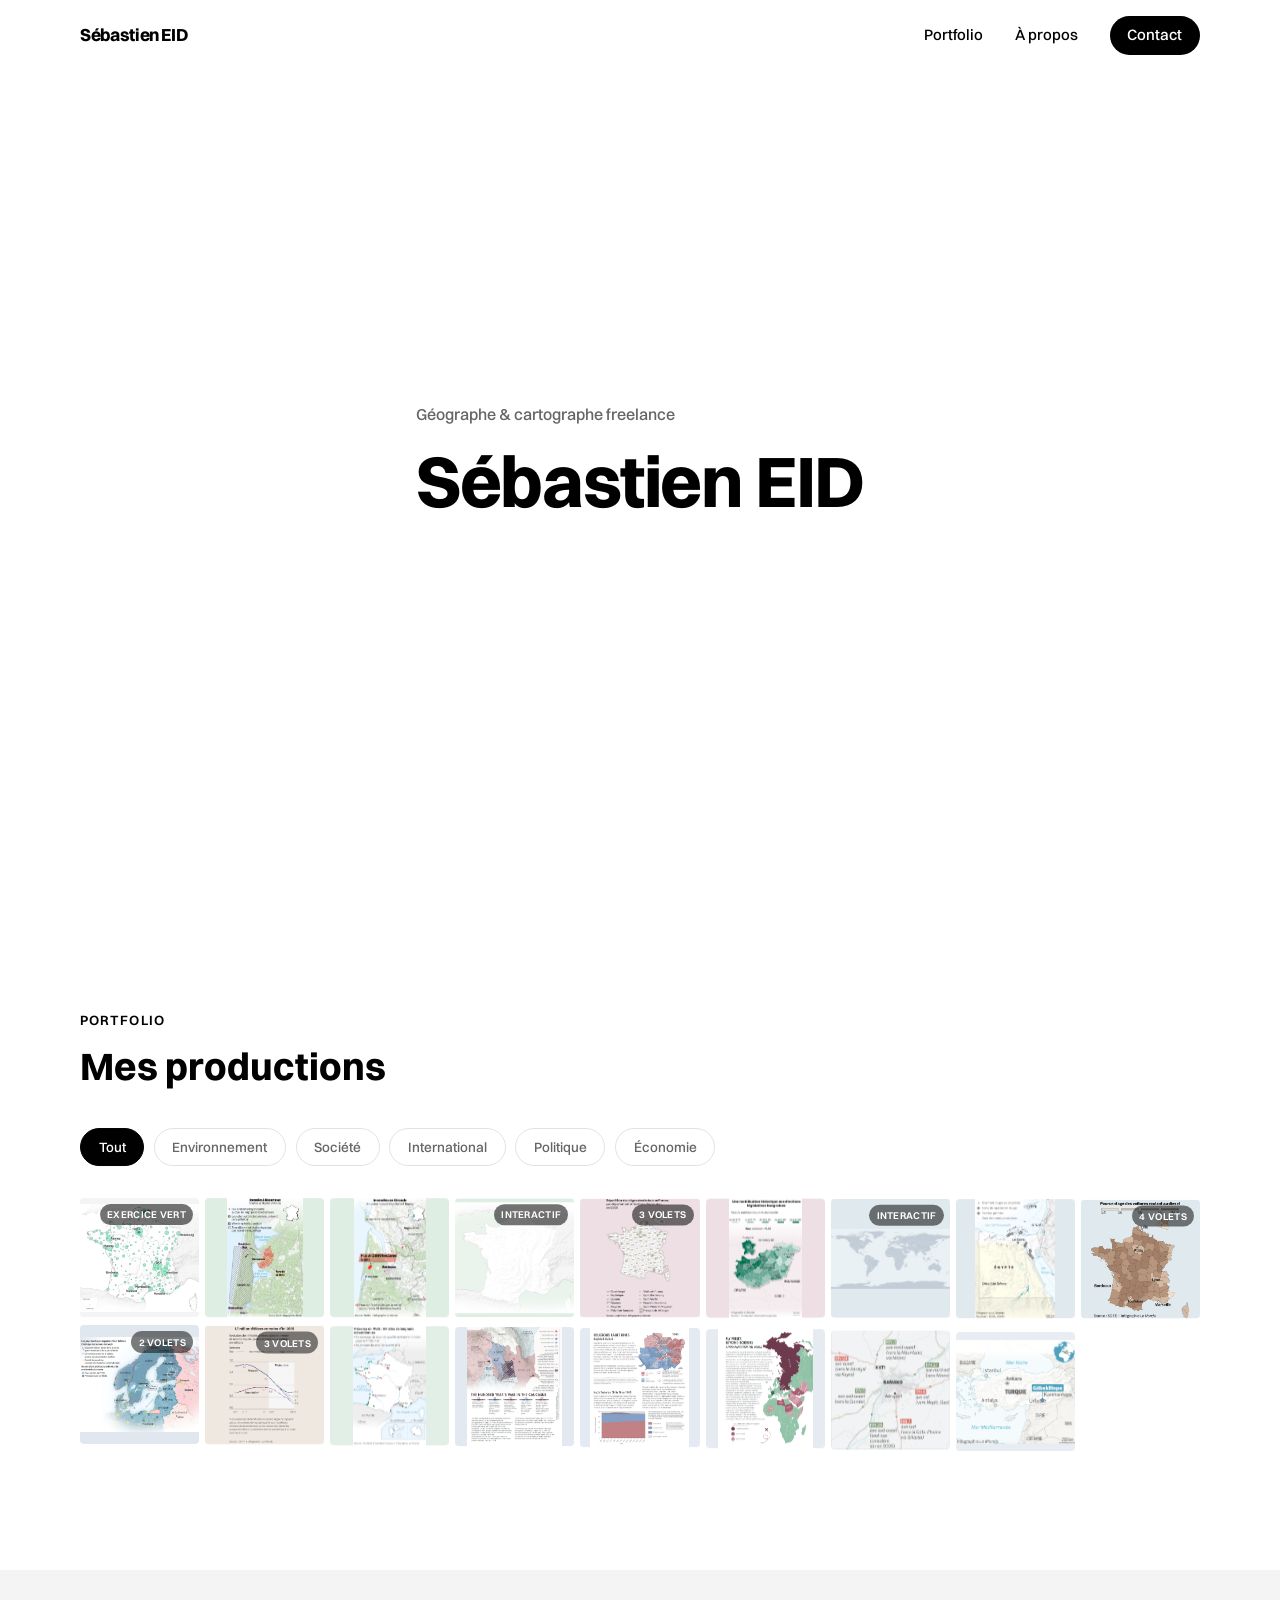
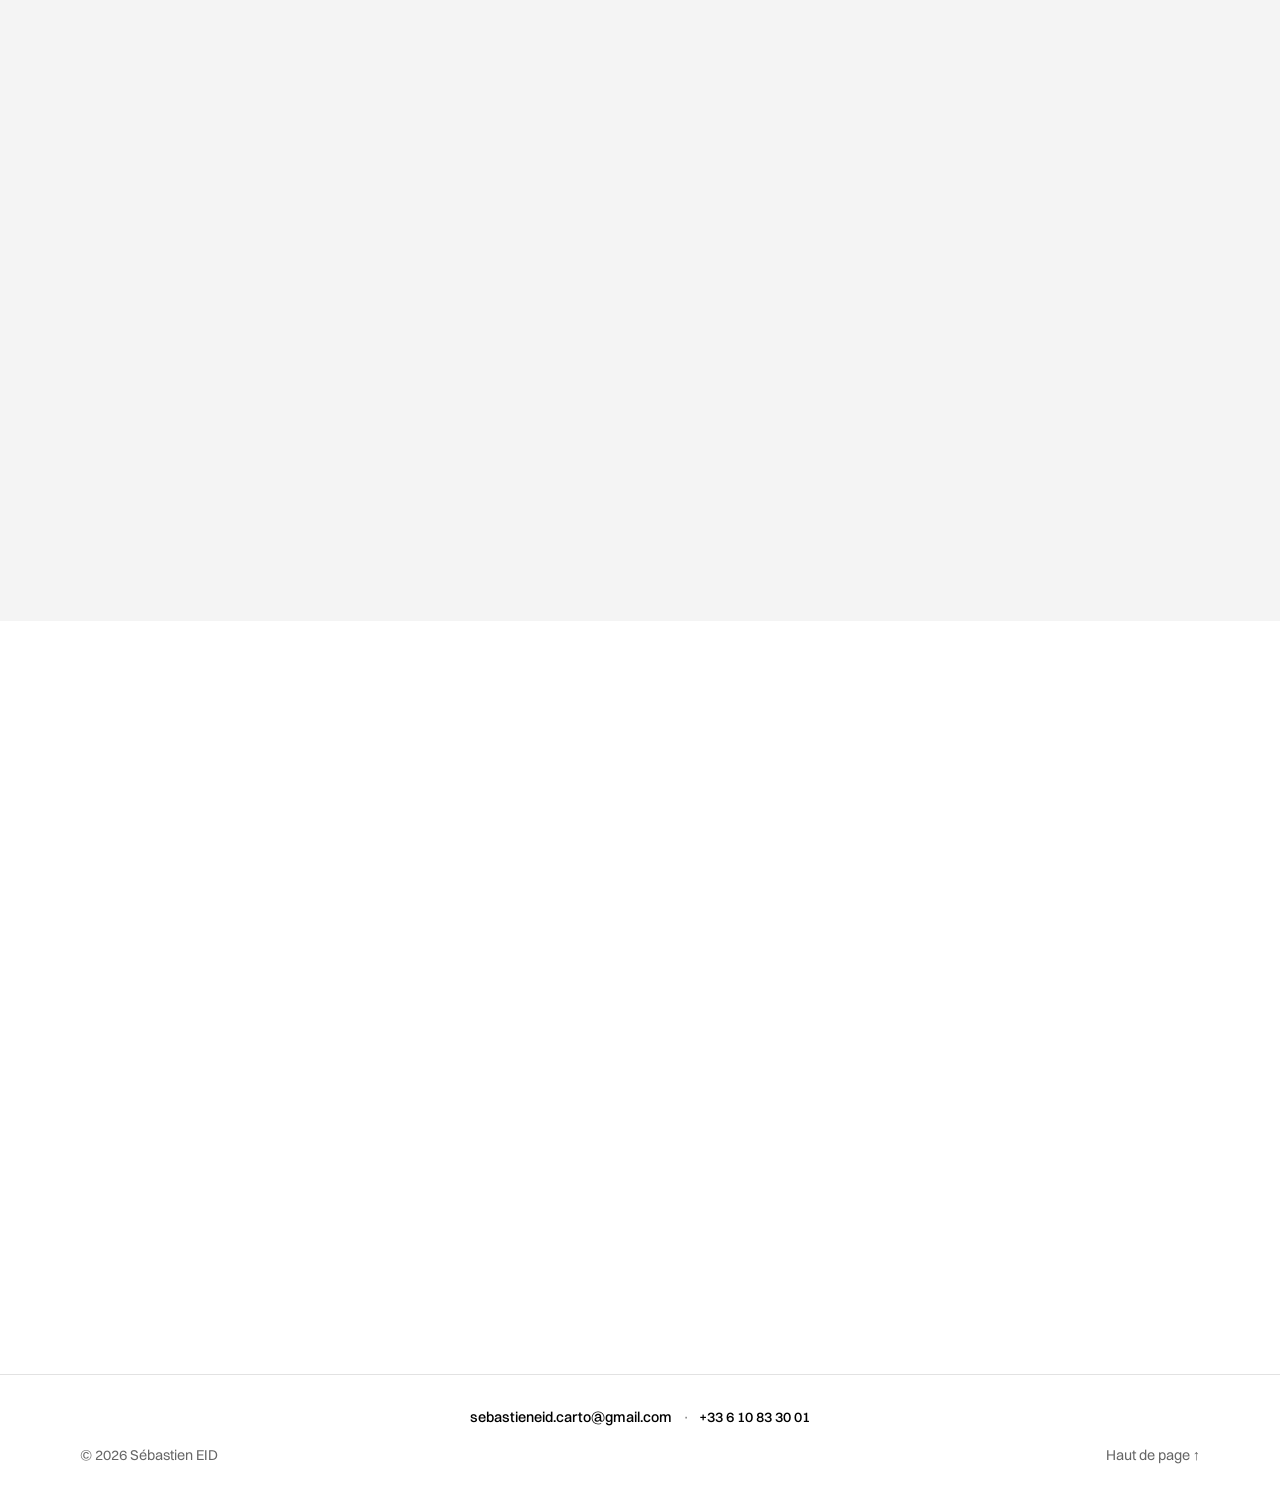
<file: index.html>
<!DOCTYPE html>
<html lang="fr">
<head>
<meta charset="UTF-8">
<meta name="viewport" content="width=device-width, initial-scale=1.0">
<title>Sébastien EID — Géographe &amp; cartographe</title>
<meta name="description" content="Portfolio de Sébastien EID, géographe et cartographe freelance — cartes, visualisation de données et projets sur mesure.">
<link rel="stylesheet" href="css/style.css">
</head>
<body>

<a class="skip-link" href="#main">Aller au contenu</a>

<header class="site-header" id="top">
  <div class="container header-inner">
    <a href="#top" class="logo">Sébastien EID</a>

    <button class="nav-toggle" id="navToggle" aria-expanded="false" aria-controls="primaryNav" aria-label="Ouvrir le menu">
      <span></span><span></span><span></span>
    </button>

    <nav class="primary-nav" id="primaryNav">
      <a href="#portfolio">Portfolio</a>
      <a href="#apropos">À propos</a>
      <a href="#contact" class="nav-cta">Contact</a>
    </nav>
  </div>
</header>

<main id="main">

  <section class="hero" id="accueil">
    <div class="container hero-inner">
      <p class="hero-eyebrow" data-reveal>Géographe &amp; cartographe freelance</p>
      <h1 class="hero-title">
        <span data-reveal>Sébastien EID</span>
      </h1>
    </div>
  </section>

  <section class="section" id="portfolio">
    <div class="container">
      <p class="section-eyebrow" data-reveal>Portfolio</p>
      <h2 class="section-title" data-reveal>Mes productions</h2>

      <div class="filter-bar" data-reveal role="group" aria-label="Filtrer par thématique">
        <button class="filter-btn is-active" type="button" data-filter="all">Tout</button>
        <button class="filter-btn" type="button" data-filter="environnement">Environnement</button>
        <button class="filter-btn" type="button" data-filter="societe">Société</button>
        <button class="filter-btn" type="button" data-filter="international">International</button>
        <button class="filter-btn" type="button" data-filter="politique">Politique</button>
        <button class="filter-btn" type="button" data-filter="economie">Économie</button>
      </div>

      <div class="production-grid" id="productionGrid"></div>
    </div>
  </section>

  <div class="lightbox" id="lightbox" aria-hidden="true">
    <div class="lightbox__backdrop" data-close></div>
    <div class="lightbox__panel" role="dialog" aria-modal="true" aria-labelledby="lightboxTitle">
      <button class="lightbox__close" type="button" data-close aria-label="Fermer">&times;</button>
      <div class="lightbox__body" id="lightboxBody"></div>
    </div>
  </div>

  <section class="section section-alt" id="apropos">
    <div class="container about-grid">
      <div data-reveal>
        <p class="section-eyebrow">À propos</p>
        <h2 class="section-title">Qui je suis</h2>
        <p class="about-text">
          Passionné de cartographie et d'actualité, je transforme des sujets complexes en cartes
          claires et percutantes — du service infographie du Monde à mes projets personnels.
        </p>
      </div>

      <div class="cv-card" data-reveal>
        <div class="cv-thumb" tabindex="0" role="button" id="cvPreview" aria-label="Aperçu du CV de Sébastien EID — ouvrir en grand" style="background-image:url('assets/cv-preview.png')"></div>
        <a href="assets/cv.pdf" class="btn btn-outline" download>Télécharger mon CV</a>
      </div>
    </div>
  </section>

  <section class="section" id="contact">
    <div class="container contact-grid">
      <div data-reveal>
        <p class="section-eyebrow">Contact</p>
        <h2 class="section-title">Discutons de votre projet</h2>
        <p class="about-text">
          Pour tout renseignement ou toute demande, contactez-moi via ce formulaire.
        </p>
      </div>

      <form class="contact-form" id="contactForm" data-reveal
            action="https://formsubmit.co/sebastieneid.carto@gmail.com" method="POST">
        <input type="hidden" name="_subject" value="Nouveau message — portfolio">
        <input type="hidden" name="_template" value="table">
        <input type="hidden" name="_next" value="https://sebastieneid.github.io/#contact">
        <input type="text" name="_honey" style="display:none" tabindex="-1" autocomplete="off">

        <label for="name">Nom</label>
        <input type="text" id="name" name="name" required>

        <label for="email">Email</label>
        <input type="email" id="email" name="email" required>

        <label for="message">Message</label>
        <textarea id="message" name="message" rows="5" required></textarea>

        <button type="submit" class="btn btn-primary">Envoyer</button>
      </form>
    </div>
  </section>

</main>

<footer class="site-footer">
  <!-- Coordonnées reconstituées en JS (js/main.js) pour échapper aux robots collecteurs -->
  <div class="container footer-contact" id="footerContact"></div>
  <div class="container footer-inner">
    <span>© <span id="year"></span> Sébastien EID</span>
    <a href="#top">Haut de page ↑</a>
  </div>
</footer>

<script src="js/vendor/gsap.min.js"></script>
<script src="js/vendor/ScrollTrigger.min.js"></script>
<script src="js/main.js"></script>
</body>
</html>
</file>
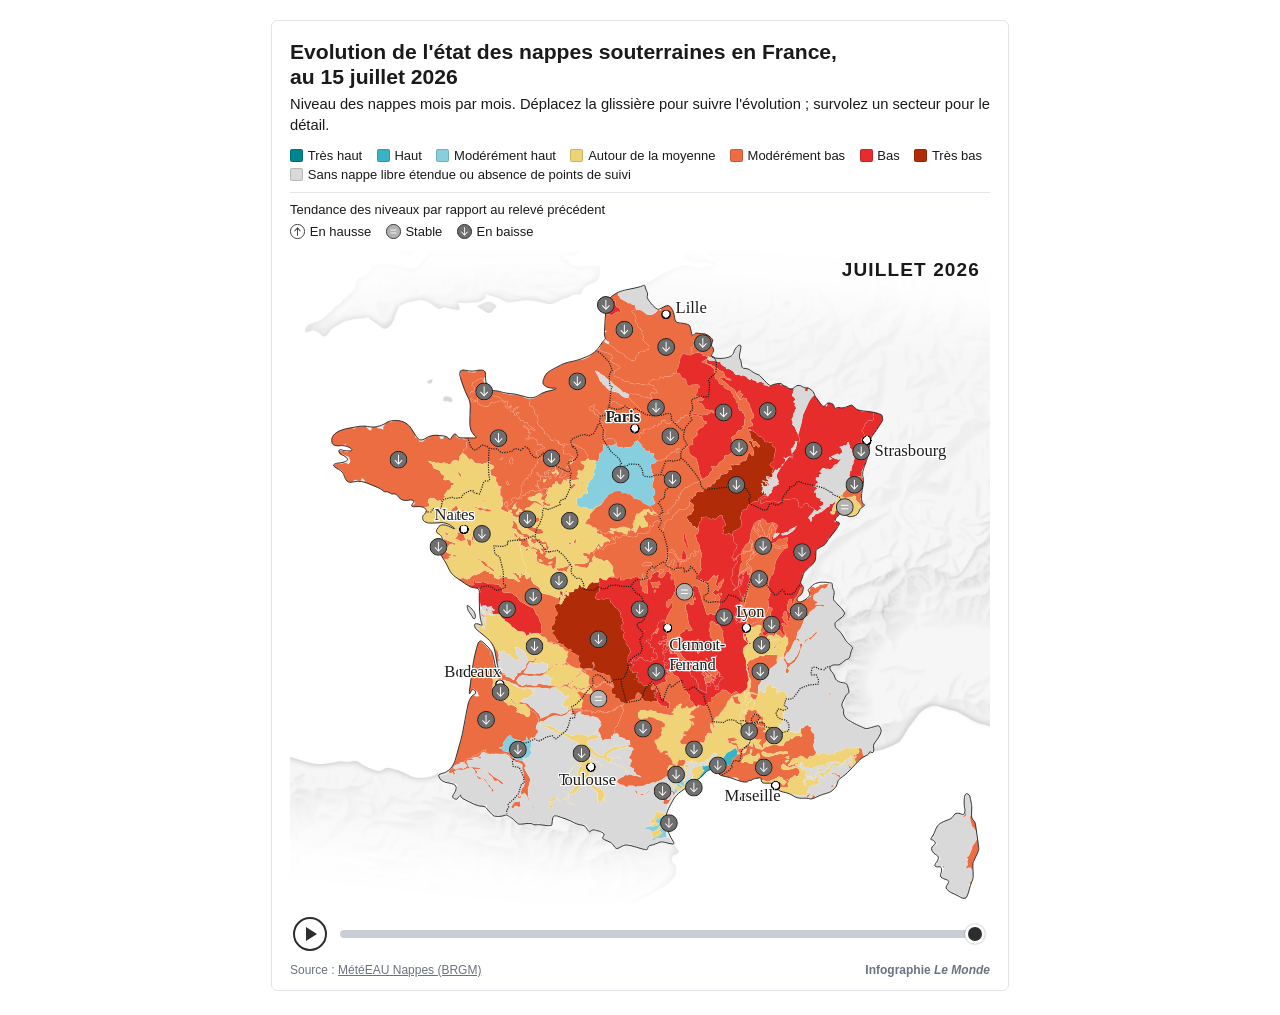
<file: assets/productions/interactif/brgm-nappes/index.html>
<!DOCTYPE html>
<html lang="fr">
<head>
  <meta charset="UTF-8">
  <meta name="viewport" content="width=device-width, initial-scale=1">
  <title>Nappes souterraines en France — carte animée</title>

  <!-- Polices Le Monde -->
  <style>
    @font-face {
      font-family: "Marr Sans"; font-weight: 400; font-display: swap;
      src: url(https://www.lemonde.fr/bucket/resources/front/fonts/marr-sans/MarrSans-Regular-Web.2f89fff3877253bf.woff2) format("woff2");
    }
    @font-face {
      font-family: "Marr Sans"; font-weight: 500; font-display: swap;
      src: url(https://www.lemonde.fr/bucket/resources/front/fonts/marr-sans/MarrSans-Medium-Web.ac7bf37b26f16e97.woff2) format("woff2");
    }
    @font-face {
      font-family: "Marr Sans Condensed"; font-display: swap;
      src: url(https://www.lemonde.fr/bucket/resources/front/fonts/marr-sans-cond/MarrSansCondensed-Medium-Web.133dea79c01db68e.woff2) format("woff2");
    }
    @font-face {
      font-family: "MarrSansCond-Regular"; font-weight: 100 900; font-display: swap;
      src: url(https://www.lemonde.fr/bucket/resources/front/fonts/marr-sans-cond/MarrSansCondensed-Medium-Web.133dea79c01db68e.woff2) format("woff2");
    }
    @font-face {
      font-family: "MarrSansCond-Semibold"; font-weight: 100 900; font-display: swap;
      src: url(https://www.lemonde.fr/bucket/resources/front/fonts/marr-sans-cond/MarrSansCondensed-Semibold-Web.22ed62e40765ed70.woff2) format("woff2");
    }
    @font-face {
      font-family: "Marr Sans Cond"; font-display: swap;
      src: url(https://www.lemonde.fr/bucket/resources/front/fonts/marr-sans-cond/MarrSansCondensed-Medium-Web.133dea79c01db68e.woff2) format("woff2");
    }
    /* Habillage de la page (embarquée dans la fenêtre modale du portfolio) */
    body {
      margin: 0; padding: 1.25rem 1rem 1.5rem;
      background: #fff; color: #1a1a1a;
      font-family: "Marr Sans", "Helvetica Neue", Helvetica, Arial, sans-serif;
    }

    /* Remplace l'infobulle du design system Le Monde (non disponible ici) */
    .lmui-tooltip {
      background: var(--brgm-accent, #1a1a1a);
      color: #fff;
      padding: 0.5rem 0.7rem;
      border-radius: 6px;
      box-shadow: 0 10px 25px rgba(0, 0, 0, 0.25);
    }
    .lmui-tooltip__supertitle {
      margin: 0 0 0.15rem;
      font-size: 0.7rem;
      font-weight: 600;
      letter-spacing: 0.04em;
      opacity: 0.75;
    }
    .lmui-tooltip__title {
      margin: 0 0 0.35rem;
      font-size: 0.85rem;
      font-weight: 700;
    }
    .lmui-tooltip__legend { display: flex; flex-direction: column; gap: 0.25rem; }
    .lmui-tooltip__legend-item {
      display: flex;
      align-items: center;
      gap: 0.4rem;
      font-size: 0.78rem;
    }
    .lmui-tooltip__legend-item-bullet {
      display: inline-block;
      width: 10px;
      height: 10px;
      border-radius: 50%;
    }
  </style>
  <link rel="stylesheet" href="brgm-nappes.css">
</head>
<body>

  <!-- ============ LE GRAPHIQUE (à embarquer dans l'article) ============ -->
  <div id="brgm-nappes" class="brgm lmui-chart">

    <h2 class="brgm__titre lmui-chart__title">Evolution de l'état des nappes souterraines en France,<br>au 15 juillet 2026</h2>
    <p class="brgm__chapo lmui-chart__description">
      Niveau des nappes mois par mois. Déplacez la glissière pour suivre l'évolution&nbsp;; survolez un secteur pour le détail.
    </p>

    <div class="brgm__legende"></div>

    <div class="brgm__carte lmui-chart__placeholder">
      <img class="brgm__fond" alt="Fond de carte de la France"
           data-clair-350="FOND-350-CLAIR.webp"
           data-sombre-350="FOND-350-SOMBRE.webp"
           data-clair-700="700-CLAIR.webp"
           data-sombre-700="700-SOMBRE.webp"
           src="FOND-350-CLAIR.webp">
      <svg class="brgm__zones" viewBox="0 0 350 481.13" xmlns="http://www.w3.org/2000/svg"
           preserveAspectRatio="xMidYMid meet" aria-hidden="true"></svg>
      <div class="brgm__frontieres" aria-hidden="true"></div>
      <svg class="brgm__pictos" viewBox="0 0 350 481.13" xmlns="http://www.w3.org/2000/svg"
           preserveAspectRatio="xMidYMid meet" aria-hidden="true"></svg>
      <div class="brgm__date"></div>
      <div class="brgm__tooltip"></div>
    </div>

    <div class="brgm__controls">
      <button class="brgm__play" aria-label="Lecture"></button>
      <input class="brgm__slider" type="range" min="0" max="0" value="0" aria-label="Choisir la date">
    </div>

    <div class="brgm__pied lmui-chart__source">
      <span class="brgm__source">Source&nbsp;:
        <a href="https://app.meteeaunappes.brgm.fr/" target="_blank" rel="noopener">MétéEAU Nappes (BRGM)</a>
      </span>
      <span class="brgm__signature">Infographie&nbsp;<i>Le Monde</i></span>
    </div>

  </div>
  <!-- ================================================================= -->

  <script src="calage.js"></script>
  <script src="brgm-nappes.js"></script>
</body>
</html>
</file>
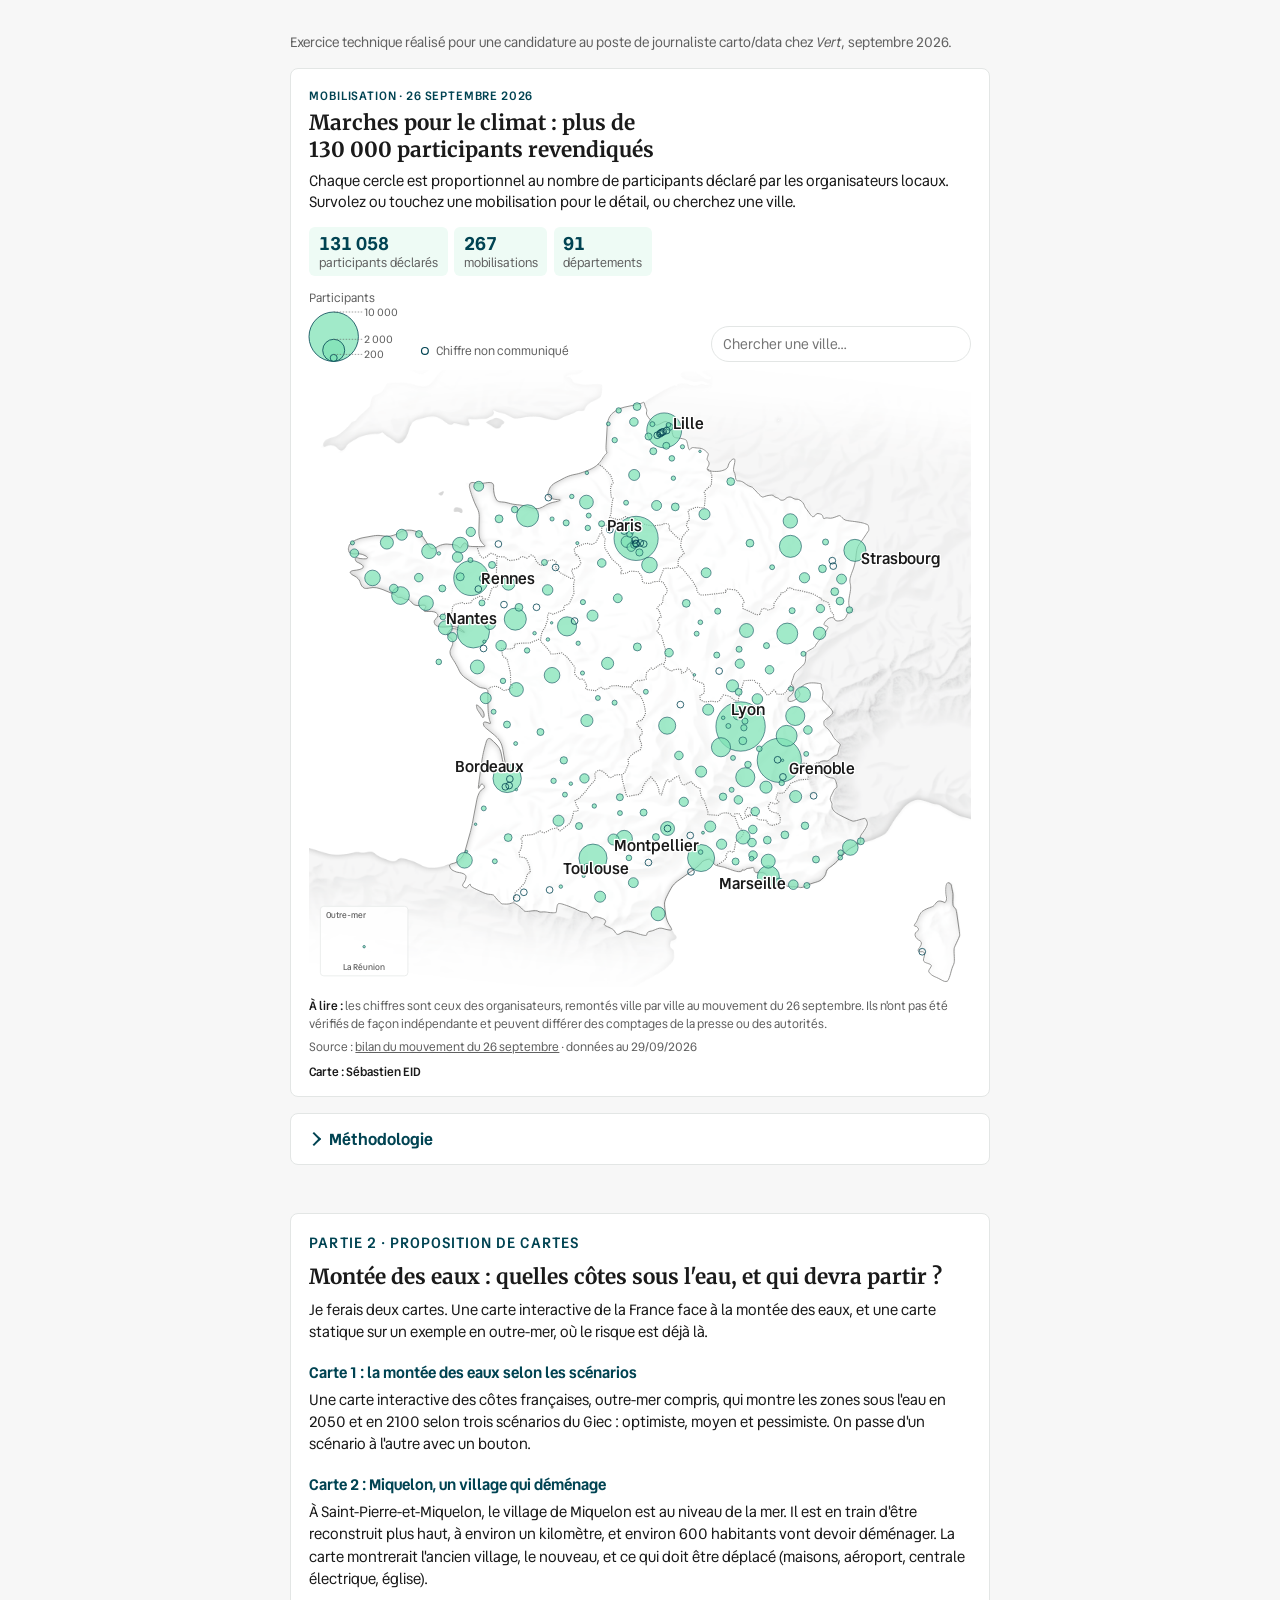
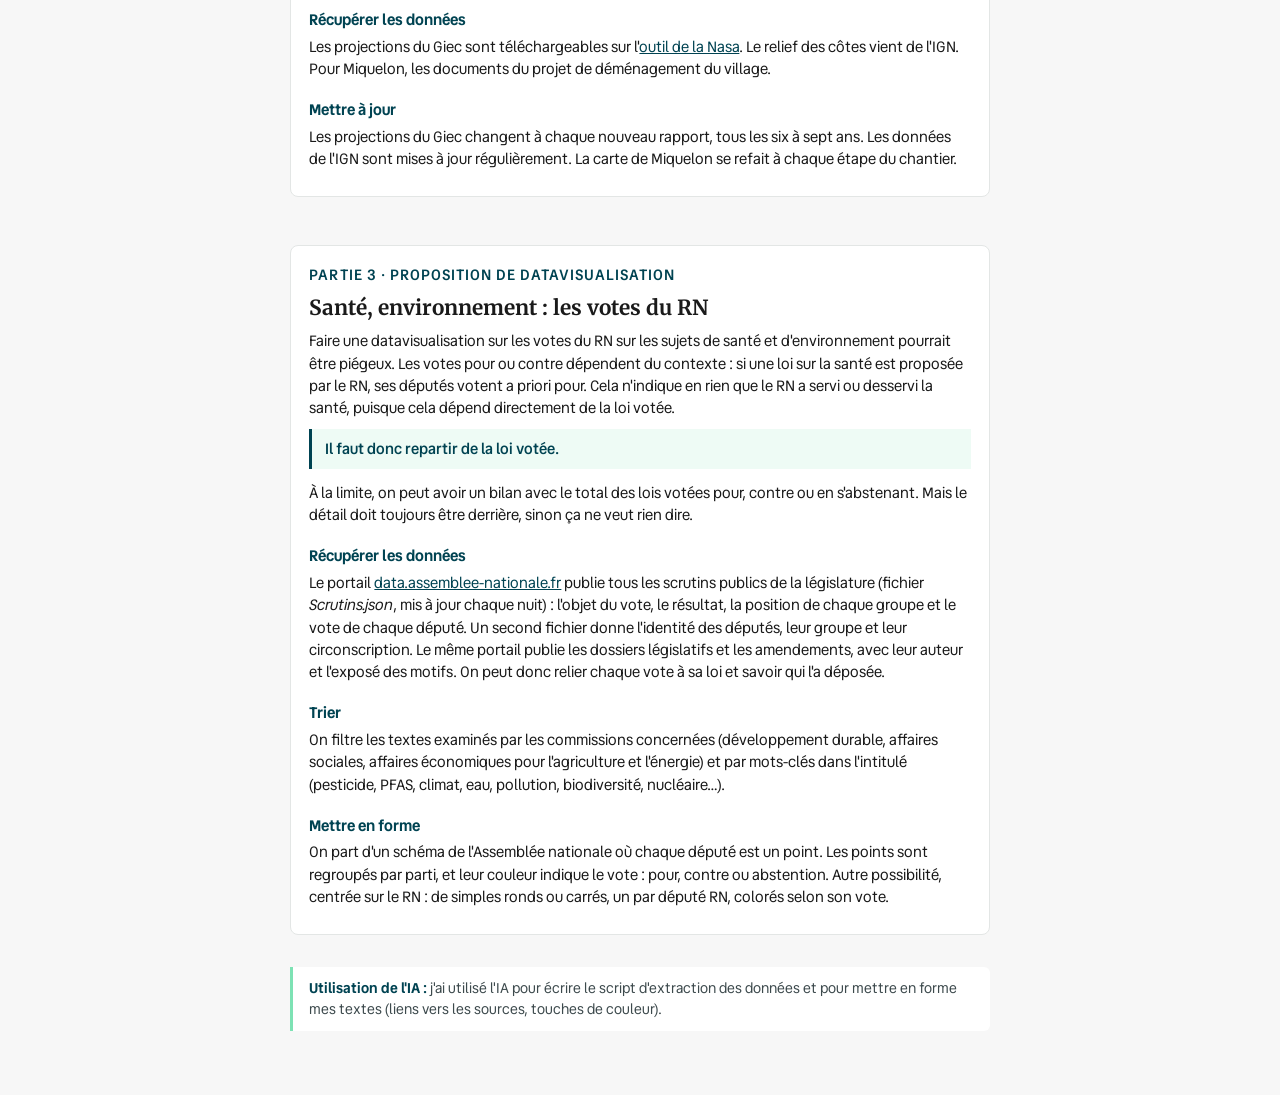
<file: assets/productions/interactif/marches-climat/index.html>
<!DOCTYPE html>
<html lang="fr">
<head>
  <meta charset="UTF-8">
  <meta name="viewport" content="width=device-width, initial-scale=1">
  <title>Marches pour le climat du 26 septembre 2026 — carte</title>
  <link rel="preconnect" href="https://fonts.googleapis.com">
  <link rel="preconnect" href="https://fonts.gstatic.com" crossorigin>
  <link rel="stylesheet" href="https://fonts.googleapis.com/css2?family=Vend+Sans:wght@400;500;600;700&family=Merriweather:wght@700&display=swap">
  <style>
    /* Habillage de la page d'aperçu (l'article fournit le sien) */
    body { margin: 0; padding: 2rem 16px 4rem; background: #F7F7F7; color: #1a1a1a; }
    @media (prefers-color-scheme: dark) {
      html:not([data-color-mode="light"]) body { background: #0f1416; color: rgba(255,255,255,.87); }
    }
    html[data-color-mode="dark"] body { background: #0f1416; color: rgba(255,255,255,.87); }

    /* Méthodologie déroulante (sous la carte) */
    .methodo {
      max-width: 700px; margin: 1rem auto 0; box-sizing: border-box;
      font-family: "Vend Sans", system-ui, sans-serif; color: #1a1a1a;
      background: #fff; border: 1px solid #e3e6e5; border-radius: 8px;
    }
    .methodo summary {
      display: flex; align-items: center; gap: .6rem;
      padding: .85rem 1.15rem; cursor: pointer; list-style: none;
      font-weight: 700; font-size: 1rem; color: #004352;
    }
    .methodo summary::-webkit-details-marker { display: none; }
    .methodo summary::before {
      content: ""; flex: 0 0 auto; width: 8px; height: 8px;
      border-right: 2.5px solid currentColor; border-bottom: 2.5px solid currentColor;
      transform: rotate(-45deg); transition: transform .15s;
    }
    .methodo[open] summary::before { transform: rotate(45deg); }
    .methodo summary:hover { background: #EEFBF5; border-radius: 8px; }
    .methodo__corps { padding: 0 1.15rem 1rem; font-size: .93rem; line-height: 1.5; }
    .methodo h3 { margin: 1rem 0 .3rem; font-size: .95rem; color: #004352; }
    .methodo h3:first-child { margin-top: .2rem; }
    .methodo p, .methodo ul { margin: 0 0 .4rem; }
    .methodo ul { padding-left: 1.1rem; }
    .methodo li { margin: 0 0 .3rem; }
    .methodo a { color: #004352; }
    @media (prefers-color-scheme: dark) {
      html:not([data-color-mode="light"]) .methodo { background: #161d20; color: rgba(255,255,255,.87); border-color: rgba(255,255,255,.16); }
      html:not([data-color-mode="light"]) .methodo summary,
      html:not([data-color-mode="light"]) .methodo h3,
      html:not([data-color-mode="light"]) .methodo a { color: #7DE2B4; }
    }

    /* Parties 2 et 3 de l'exercice (réponses rédigées) */
    .partie {
      max-width: 700px; margin: 3rem auto 0; box-sizing: border-box;
      font-family: "Vend Sans", system-ui, sans-serif; color: #1a1a1a;
      background: #fff; border: 1px solid #e3e6e5; border-radius: 8px;
      padding: 1.1rem 1.15rem 1rem;
    }
    .partie__surtitre { margin: 0 0 .35rem; font-size: 12px; font-weight: 600; text-transform: uppercase; letter-spacing: .07em; color: #004352; }
    .partie h2 { margin: 0 0 .5rem; font-family: Merriweather, Georgia, serif; font-size: 1.3rem; line-height: 1.3; text-wrap: balance; }
    .partie p { margin: 0 0 .6rem; font-size: .93rem; line-height: 1.5; }
    .partie h3 { margin: 1.1rem 0 .3rem; font-size: .95rem; color: #004352; }
    .partie a { color: #004352; }
    .contexte-exercice {
      max-width: 700px; margin: 0 auto 1rem; font-family: "Vend Sans", system-ui, sans-serif;
      font-size: .85rem; color: #616161;
    }
    .note-ia {
      max-width: 700px; margin: 2rem auto 0; box-sizing: border-box;
      padding: .7rem 1rem; border-left: 3px solid #7DE2B4; background: #fff; border-radius: 0 6px 6px 0;
      font-family: "Vend Sans", system-ui, sans-serif; font-size: .88rem; line-height: 1.5; color: #3d4a4d;
    }
    .note-ia b { color: #004352; }
    .partie__cle {
      margin: .2rem 0 .8rem !important; padding: .55rem .8rem; border-left: 3px solid #004352;
      background: #EEFBF5; font-weight: 600; color: #004352;
    }
    .partie + .methodo { margin-top: 1rem; }
    @media (prefers-color-scheme: dark) {
      html:not([data-color-mode="light"]) .partie { background: #161d20; color: rgba(255,255,255,.87); border-color: rgba(255,255,255,.16); }
      html:not([data-color-mode="light"]) .partie__surtitre,
      html:not([data-color-mode="light"]) .partie h3,
      html:not([data-color-mode="light"]) .partie a { color: #7DE2B4; }
      html:not([data-color-mode="light"]) .note-ia { background: #161d20; color: rgba(255,255,255,.75); }
      html:not([data-color-mode="light"]) .note-ia b { color: #7DE2B4; }
      html:not([data-color-mode="light"]) .partie__cle { background: rgba(125,226,180,.1); color: #7DE2B4; border-color: #7DE2B4; }
    }
  </style>
  <link rel="stylesheet" href="marches-climat.css">
</head>
<body>

  <p class="contexte-exercice">Exercice technique réalisé pour une candidature au poste de journaliste carto/data chez <i>Vert</i>, septembre 2026.</p>

  <!-- ============ LE GRAPHIQUE (à embarquer dans l'article) ============ -->
  <div id="marches-climat" class="mc">

    <p class="mc__surtitre">Mobilisation · 26 septembre 2026</p>
    <h2 class="mc__titre">Marches pour le climat&nbsp;: plus de 130&nbsp;000 participants revendiqués</h2>
    <p class="mc__chapo">
      Chaque cercle est proportionnel au nombre de participants déclaré par les organisateurs locaux.
      Survolez ou touchez une mobilisation pour le détail, ou cherchez une ville.
    </p>

    <div class="mc__chiffres"></div>

    <div class="mc__outils">
      <div class="mc__legende" aria-hidden="true"></div>
      <label class="mc__recherche">
        <span class="mc__sr">Chercher une ville</span>
        <input class="mc__input" type="search" list="mc-villes" placeholder="Chercher une ville…" autocomplete="off">
        <datalist id="mc-villes"></datalist>
      </label>
    </div>

    <div class="mc__carte">
      <img class="mc__fond" alt="Carte de France des marches pour le climat du 26 septembre 2026"
           data-clair-350="FOND-350-CLAIR.webp"
           data-sombre-350="FOND-350-SOMBRE.webp"
           data-clair-700="700-CLAIR.webp"
           data-sombre-700="700-SOMBRE.webp"
           src="FOND-350-CLAIR.webp">
      <div class="mc__frontieres" aria-hidden="true"></div>
      <svg class="mc__cercles" viewBox="0 0 350 481.13" xmlns="http://www.w3.org/2000/svg"
           preserveAspectRatio="xMidYMid meet" role="img"
           aria-label="Cercles proportionnels au nombre de manifestants par ville"></svg>
      <div class="mc__labels" aria-hidden="true"></div>
      <div class="mc__tooltip" role="status" aria-live="polite"></div>
    </div>

    <div class="mc__pied">
      <p class="mc__note">
        <b>À lire&nbsp;:</b> les chiffres sont ceux des organisateurs, remontés ville par ville au mouvement du 26&nbsp;septembre.
        Ils n'ont pas été vérifiés de façon indépendante et peuvent différer des comptages de la presse ou des autorités.
      </p>
      <p class="mc__source">Source&nbsp;:
        <a href="https://26septembre.org/bilan" target="_blank" rel="noopener">bilan du mouvement du 26 septembre</a>
        · <span class="mc__maj"></span>
      </p>
      <p class="mc__signature">Carte&nbsp;: Sébastien EID</p>
    </div>

  </div>
  <!-- ================================================================= -->

  <!-- ============ MÉTHODOLOGIE (déroulante, hors graphique) ============ -->
  <details class="methodo">
    <summary>Méthodologie</summary>
    <div class="methodo__corps">

      <h3>1. Le point de départ</h3>
      <p>
        Je suivais l'appel à marcher «&nbsp;pour le climat, le vivant, la paix et la justice sociale&nbsp;» du samedi 26&nbsp;septembre,
        soutenu par plus de 1&nbsp;000 organisations. Dans son bilan, le mouvement annonce «&nbsp;plus de 130&nbsp;000 personnes&nbsp;».
        Ma question&nbsp;: où ces personnes ont-elles marché&nbsp;? Seulement dans les grandes villes, ou partout&nbsp;?
      </p>

      <h3>2. Trouver les données</h3>
      <p>
        Le mouvement publie un <a href="https://26septembre.org/bilan" target="_blank" rel="noopener">bilan ville par ville</a>&nbsp;:
        chaque groupe local y indique son nombre de participants. C'est la seule source que j'ai trouvée qui couvre toutes les mobilisations.
      </p>

      <h3>3. Vérifier</h3>
      <p>
        Les chiffres sont-ils fiables&nbsp;? Je les ai comparés à la presse locale (franceinfo, radios ICI). Les écarts sont parfois forts&nbsp;: à Grenoble, 8&nbsp;000 selon les organisateurs, «&nbsp;près de 2&nbsp;500&nbsp;» selon ICI Isère.
          La presse ne couvre qu'une dizaine de villes, avec des méthodes différentes. J'ai donc gardé une seule source, les organisateurs, et je l'indique clairement dans le titre et les bulles.
      </p>

      <h3>4. Récupérer les données (scraping)</h3>
      <p>
        La page du bilan n'offre pas de fichier à télécharger. À l'aide d'un script Python qui lit la page HTML et extrait les lignes du tableau, j'ai récupéré la donnée dans un fichier csv. En relançant le script, on peut mettre à jour nos données.
      </p>

      <h3>5. Traiter les données</h3>
      <p>
        Les 40&nbsp;villes sans chiffre sont gardées, mais marquées comme «&nbsp;non communiqué&nbsp;».
        Pour placer chaque ville sur la carte (géocodage), l'<a href="https://geo.api.gouv.fr" target="_blank" rel="noopener">API officielle des communes</a> donne les coordonnées de chaque ville à partir de son nom et de son département.
      </p>

      <h3>6. Faire la carte</h3>
      <p>
        J'ai réutilisé un fond de carte réalisé pour un précédent projet (carte BRGM sur mon portfolio), avec son système de positionnement, en version mobile et desktop.
        La surface des cercles est proportionnelle au nombre de participants. C'est la manière la plus adéquate pour représenter ce type de données. Les cercles les plus grands sont dessinés en dessous afin de garder visibles les plus petits.
        Le tooltip donne le chiffre exact de chaque ville lorsque l'on passe dessus.
        Quelques informations précèdent la carte&nbsp;: des chiffres clefs pour donner du contexte, et la légende pour lire la carte correctement.
        Outils&nbsp;: HTML, CSS et JavaScript, sans librairie, aux couleurs de Vert.
      </p>

    </div>
  </details>

  <!-- ============ PARTIE 2 : UNE DEUXIÈME CARTE ============ -->
  <section class="partie">
    <p class="partie__surtitre">Partie 2 · Proposition de cartes</p>
    <h2>Montée des eaux&nbsp;: quelles côtes sous l'eau, et qui devra partir&nbsp;?</h2>
    <p>
      Je ferais deux cartes. Une carte interactive de la France face à la montée des eaux, et une carte statique
      sur un exemple en outre-mer, où le risque est déjà là.
    </p>

    <h3>Carte 1&nbsp;: la montée des eaux selon les scénarios</h3>
    <p>
      Une carte interactive des côtes françaises, outre-mer compris, qui montre les zones sous l'eau en 2050 et en 2100
      selon trois scénarios du Giec&nbsp;: optimiste, moyen et pessimiste. On passe d'un scénario à l'autre avec un bouton.
    </p>

    <h3>Carte 2&nbsp;: Miquelon, un village qui déménage</h3>
    <p>
      À Saint-Pierre-et-Miquelon, le village de Miquelon est au niveau de la mer. Il est en train d'être reconstruit plus haut,
      à environ un kilomètre, et environ 600 habitants vont devoir déménager.
      La carte montrerait l'ancien village, le nouveau, et ce qui doit être déplacé (maisons, aéroport, centrale électrique, église).
    </p>

    <h3>Récupérer les données</h3>
    <p>
      Les projections du Giec sont téléchargeables sur l'<a href="https://sealevel.nasa.gov/ipcc-ar6-sea-level-projection-tool" target="_blank" rel="noopener">outil de la Nasa</a>.
      Le relief des côtes vient de l'IGN. Pour Miquelon, les documents du projet de déménagement du village.
    </p>

    <h3>Mettre à jour</h3>
    <p>
      Les projections du Giec changent à chaque nouveau rapport, tous les six à sept ans. Les données de l'IGN sont mises à jour régulièrement.
      La carte de Miquelon se refait à chaque étape du chantier.
    </p>

  </section>

  <!-- ============ PARTIE 3 : LES VOTES DU RN ============ -->
  <section class="partie">
    <p class="partie__surtitre">Partie 3 · Proposition de datavisualisation</p>
    <h2>Santé, environnement&nbsp;: les votes du RN</h2>
    <p>
      Faire une datavisualisation sur les votes du RN sur les sujets de santé et d'environnement pourrait être piégeux.
      Les votes pour ou contre dépendent du contexte&nbsp;: si une loi sur la santé est proposée par le RN, ses députés votent a priori pour.
      Cela n'indique en rien que le RN a servi ou desservi la santé, puisque cela dépend directement de la loi votée.
    </p>
    <p class="partie__cle">Il faut donc repartir de la loi votée.</p>
    <p>
      À la limite, on peut avoir un bilan avec le total des lois votées pour, contre ou en s'abstenant.
      Mais le détail doit toujours être derrière, sinon ça ne veut rien dire.
    </p>

    <h3>Récupérer les données</h3>
    <p>
      Le portail <a href="https://data.assemblee-nationale.fr/travaux-parlementaires/votes" target="_blank" rel="noopener">data.assemblee-nationale.fr</a>
      publie tous les scrutins publics de la législature (fichier <i>Scrutins.json</i>, mis à jour chaque nuit)&nbsp;: l'objet du vote, le résultat,
      la position de chaque groupe et le vote de chaque député. Un second fichier donne l'identité des députés, leur groupe et leur circonscription.
      Le même portail publie les dossiers législatifs et les amendements, avec leur auteur et l'exposé des motifs.
      On peut donc relier chaque vote à sa loi et savoir qui l'a déposée.
    </p>

    <h3>Trier</h3>
    <p>
      On filtre les textes examinés par les commissions concernées (développement durable, affaires sociales, affaires économiques pour l'agriculture et l'énergie)
      et par mots-clés dans l'intitulé (pesticide, PFAS, climat, eau, pollution, biodiversité, nucléaire…).
    </p>

    <h3>Mettre en forme</h3>
    <p>
      On part d'un schéma de l'Assemblée nationale où chaque député est un point. Les points sont regroupés par parti,
      et leur couleur indique le vote&nbsp;: pour, contre ou abstention.
      Autre possibilité, centrée sur le RN&nbsp;: de simples ronds ou carrés, un par député RN, colorés selon son vote.
    </p>
  </section>

  <!-- ============ UTILISATION DE L'IA ============ -->
  <p class="note-ia">
    <b>Utilisation de l'IA&nbsp;:</b> j'ai utilisé l'IA pour écrire le script d'extraction des données
    et pour mettre en forme mes textes (liens vers les sources, touches de couleur).
  </p>

  <script src="calage.js"></script>
  <script src="marches-climat.js"></script>
</body>
</html>
</file>
<file: css/style.css>
/* ==========================================================================
   Fonts — Switzer (local, self-hosted, woff2)
   ========================================================================== */
@font-face {
  font-family: "Switzer";
  src: url("../fonts/Switzer-Light.woff2") format("woff2");
  font-weight: 300;
  font-style: normal;
  font-display: swap;
}
@font-face {
  font-family: "Switzer";
  src: url("../fonts/Switzer-Regular.woff2") format("woff2");
  font-weight: 400;
  font-style: normal;
  font-display: swap;
}
@font-face {
  font-family: "Switzer";
  src: url("../fonts/Switzer-Italic.woff2") format("woff2");
  font-weight: 400;
  font-style: italic;
  font-display: swap;
}
@font-face {
  font-family: "Switzer";
  src: url("../fonts/Switzer-Medium.woff2") format("woff2");
  font-weight: 500;
  font-style: normal;
  font-display: swap;
}
@font-face {
  font-family: "Switzer";
  src: url("../fonts/Switzer-Semibold.woff2") format("woff2");
  font-weight: 600;
  font-style: normal;
  font-display: swap;
}
@font-face {
  font-family: "Switzer";
  src: url("../fonts/Switzer-Bold.woff2") format("woff2");
  font-weight: 700;
  font-style: normal;
  font-display: swap;
}

/* ==========================================================================
   Design tokens
   ========================================================================== */
:root {
  --color-bg: #ffffff;
  --color-bg-alt: #f4f4f4;
  --color-surface: #ffffff;
  --color-text: #000000;
  --color-text-muted: #666666;
  --color-accent: #000000;
  --color-accent-soft: rgba(0, 0, 0, 0.05);
  --color-border: #e2e2e2;

  --font-body: "Switzer", -apple-system, BlinkMacSystemFont, "Segoe UI", sans-serif;

  --space-xs: 0.5rem;
  --space-sm: 1rem;
  --space-md: 2rem;
  --space-lg: clamp(3rem, 6vw, 6rem);
  --space-xl: clamp(5rem, 10vw, 10rem);

  --radius: 10px;
  --max-width: 1200px;

  --ease: cubic-bezier(0.16, 1, 0.3, 1);
}

/* ==========================================================================
   Reset
   ========================================================================== */
*, *::before, *::after { box-sizing: border-box; }
html { scroll-behavior: smooth; }
body {
  margin: 0;
  background: var(--color-bg);
  color: var(--color-text);
  font-family: var(--font-body);
  font-weight: 400;
  line-height: 1.5;
  -webkit-font-smoothing: antialiased;
}
img, svg { max-width: 100%; display: block; }
a { color: inherit; text-decoration: none; }
ul { list-style: none; margin: 0; padding: 0; }
button { font: inherit; cursor: pointer; }

@media (prefers-reduced-motion: reduce) {
  html { scroll-behavior: auto; }
  *, *::before, *::after {
    animation-duration: 0.01ms !important;
    animation-iteration-count: 1 !important;
    transition-duration: 0.01ms !important;
  }
}

:focus-visible {
  outline: 2px solid var(--color-accent);
  outline-offset: 3px;
}

.skip-link {
  position: absolute;
  left: -999px;
  top: auto;
  background: var(--color-accent);
  color: #fff;
  padding: 0.75rem 1.25rem;
  border-radius: var(--radius);
  z-index: 1000;
}
.skip-link:focus {
  left: var(--space-sm);
  top: var(--space-sm);
}

/* ==========================================================================
   Layout helpers
   ========================================================================== */
.container {
  max-width: var(--max-width);
  margin-inline: auto;
  padding-inline: clamp(1.25rem, 4vw, 2.5rem);
}
.section { padding-block: var(--space-xl); }
.section-alt { background: var(--color-bg-alt); }
.section-eyebrow {
  font-size: 0.85rem;
  letter-spacing: 0.08em;
  text-transform: uppercase;
  color: var(--color-accent);
  font-weight: 600;
  margin: 0 0 var(--space-xs);
}
.section-title {
  font-size: clamp(1.75rem, 3vw, 2.5rem);
  font-weight: 700;
  margin: 0 0 var(--space-md);
}

/* ==========================================================================
   Buttons
   ========================================================================== */
.btn {
  display: inline-flex;
  align-items: center;
  gap: 0.5rem;
  padding: 0.85rem 1.75rem;
  border-radius: 999px;
  font-weight: 500;
  font-size: 0.95rem;
  transition: transform 0.3s var(--ease), background 0.3s var(--ease), color 0.3s var(--ease), border-color 0.3s var(--ease);
  border: 1.5px solid transparent;
}
.btn:hover { transform: translateY(-2px); }
.btn-primary { background: var(--color-accent); color: #fff; }
.btn-primary:hover { background: #262626; }
.btn-ghost { border-color: var(--color-text); }
.btn-ghost:hover { background: var(--color-text); color: var(--color-bg); }
.btn-outline { border-color: var(--color-accent); color: var(--color-accent); margin-top: var(--space-sm); }
.btn-outline:hover { background: var(--color-accent); color: #fff; }

/* ==========================================================================
   Header / nav
   ========================================================================== */
.site-header {
  position: sticky;
  top: 0;
  z-index: 100;
  background: rgba(255, 255, 255, 0.75);
  backdrop-filter: blur(10px);
  border-bottom: 1px solid transparent;
  transition: border-color 0.3s var(--ease);
}
.site-header.is-scrolled { border-bottom-color: var(--color-border); }
.header-inner {
  display: flex;
  align-items: center;
  justify-content: space-between;
  padding-block: var(--space-sm);
}
.logo { font-weight: 700; font-size: 1.1rem; letter-spacing: -0.02em; }

.primary-nav { display: flex; align-items: center; gap: var(--space-md); }
.primary-nav a { font-weight: 500; font-size: 0.95rem; position: relative; }
.primary-nav a:not(.nav-cta)::after {
  content: "";
  position: absolute;
  left: 0; bottom: -4px;
  width: 100%; height: 1px;
  background: currentColor;
  transform: scaleX(0);
  transform-origin: right;
  transition: transform 0.3s var(--ease);
}
.primary-nav a:not(.nav-cta):hover::after { transform: scaleX(1); transform-origin: left; }
.nav-cta {
  background: var(--color-text);
  color: var(--color-bg);
  padding: 0.5rem 1.1rem;
  border-radius: 999px;
}
.nav-cta:hover { background: var(--color-accent); }

.nav-toggle {
  display: none;
  flex-direction: column;
  gap: 5px;
  background: none;
  border: none;
  padding: 0.5rem;
}
.nav-toggle span { width: 22px; height: 2px; background: var(--color-text); transition: transform 0.3s var(--ease), opacity 0.3s var(--ease); }

/* ==========================================================================
   Hero
   ========================================================================== */
.hero {
  min-height: 90vh;
  display: flex;
  align-items: center;
  padding-block: var(--space-xl);
}
.hero-eyebrow {
  font-weight: 500;
  color: var(--color-text-muted);
  margin: 0 0 var(--space-sm);
}
.hero-title {
  font-size: clamp(2.25rem, 6vw, 4.5rem);
  font-weight: 700;
  line-height: 1.08;
  letter-spacing: -0.02em;
  margin: 0 0 var(--space-md);
}
.hero-title span { display: block; overflow: hidden; }

/* ==========================================================================
   Portfolio — filter bar
   ========================================================================== */
.filter-bar {
  display: flex;
  flex-wrap: wrap;
  gap: 0.6rem;
  margin-bottom: var(--space-md);
}
.filter-btn {
  background: none;
  border: 1.5px solid var(--color-border);
  border-radius: 999px;
  padding: 0.5rem 1.1rem;
  font-size: 0.85rem;
  font-weight: 500;
  color: var(--color-text-muted);
  transition: background 0.3s var(--ease), color 0.3s var(--ease), border-color 0.3s var(--ease);
}
.filter-btn:hover { border-color: var(--color-text); color: var(--color-text); }
.filter-btn.is-active {
  background: var(--color-text);
  border-color: var(--color-text);
  color: var(--color-bg);
}

/* ==========================================================================
   Portfolio — production grid (damier)
   ========================================================================== */
.production-grid {
  display: grid;
  grid-template-columns: repeat(auto-fill, minmax(110px, 1fr));
  gap: 6px;
}
.production-item {
  position: relative;
  aspect-ratio: 1 / 1;
  cursor: pointer;
  z-index: 1;
}
.production-item.is-hidden { display: none; }
.production-thumb {
  display: block;
  width: 100%;
  height: 100%;
  border-radius: 4px;
  background-image: linear-gradient(135deg, var(--color-bg-alt), var(--color-border));
  background-size: contain;
  background-position: center;
  background-repeat: no-repeat;
  background-color: var(--color-bg-alt);
  transition: filter 0.3s var(--ease), box-shadow 0.3s var(--ease);
}
.production-item[data-category="environnement"] .production-thumb {
  background-color: #dfeee3;
}
.production-item[data-category="societe"] .production-thumb {
  background-color: #eee6df;
}
.production-item[data-category="international"] .production-thumb {
  background-color: #dfe6ee;
}
.production-item[data-category="politique"] .production-thumb {
  background-color: #eedfe4;
}
.production-item[data-category="economie"] .production-thumb {
  background-color: #dfe9ee;
}
.production-item:hover .production-thumb,
.production-item:focus-visible .production-thumb {
  filter: brightness(1.15);
}
.production-badge {
  position: absolute;
  top: 6px;
  right: 6px;
  font-size: 0.62rem;
  font-weight: 600;
  letter-spacing: 0.03em;
  text-transform: uppercase;
  color: #fff;
  background: rgba(0, 0, 0, 0.55);
  padding: 0.2rem 0.45rem;
  border-radius: 999px;
  pointer-events: none;
}

/* ==========================================================================
   Lightbox (fiche production)
   ========================================================================== */
.lightbox {
  position: fixed;
  inset: 0;
  z-index: 1000;
  display: flex;
  align-items: center;
  justify-content: center;
  padding: clamp(1rem, 4vw, 3rem);
  opacity: 0;
  visibility: hidden;
  transition: opacity 0.35s var(--ease), visibility 0s linear 0.35s;
}
.lightbox.is-open {
  opacity: 1;
  visibility: visible;
  transition: opacity 0.35s var(--ease), visibility 0s;
}
.lightbox__backdrop {
  position: absolute;
  inset: 0;
  background: rgba(10, 10, 10, 0.55);
  -webkit-backdrop-filter: blur(10px);
  backdrop-filter: blur(10px);
}
.lightbox__panel {
  position: relative;
  z-index: 1;
  max-width: min(1100px, 92vw);
  max-height: 90vh;
  overflow: auto;
  background: var(--color-surface);
  border-radius: var(--radius);
  box-shadow: 0 40px 80px -20px rgba(0, 0, 0, 0.5);
  transform: scale(0.96);
  transition: transform 0.35s var(--ease);
}
.lightbox.is-open .lightbox__panel { transform: scale(1); }
.lightbox__close {
  position: absolute;
  top: 10px;
  right: 10px;
  z-index: 2;
  width: 36px;
  height: 36px;
  border-radius: 50%;
  border: none;
  background: rgba(0, 0, 0, 0.6);
  color: #fff;
  font-size: 1.4rem;
  line-height: 1;
  display: flex;
  align-items: center;
  justify-content: center;
  transition: background 0.3s var(--ease);
}
.lightbox__close:hover { background: #000; }
.lightbox__body img {
  display: block;
  width: auto;
  height: auto;
  max-width: min(1100px, 92vw);
  max-height: 90vh;
  margin: 0 auto;
  object-fit: contain;
}
.lightbox__body iframe {
  display: block;
  width: min(900px, 88vw);
  height: min(80vh, 720px);
  max-width: 100%;
  border: 0;
  background: #fff;
}
.lightbox__gallery { position: relative; }
.lightbox__nav {
  position: absolute;
  top: 50%;
  transform: translateY(-50%);
  z-index: 2;
  width: 40px;
  height: 40px;
  border-radius: 50%;
  border: none;
  background: rgba(0, 0, 0, 0.55);
  color: #fff;
  font-size: 1.6rem;
  line-height: 1;
  display: flex;
  align-items: center;
  justify-content: center;
  cursor: pointer;
  transition: background 0.3s var(--ease), opacity 0.3s var(--ease);
}
.lightbox__nav:hover { background: rgba(0, 0, 0, 0.8); }
.lightbox__nav:disabled { opacity: 0; pointer-events: none; }
.lightbox__nav--prev { left: 12px; }
.lightbox__nav--next { right: 12px; }

/* ==========================================================================
   About / CV
   ========================================================================== */
.about-grid, .contact-grid {
  display: grid;
  grid-template-columns: 1.2fr 1fr;
  gap: var(--space-lg);
  align-items: start;
}
.about-text { color: var(--color-text-muted); max-width: 52ch; }
.cv-card {
  display: flex;
  flex-direction: column;
  align-items: center;
  gap: var(--space-sm);
}
.cv-thumb {
  width: 100%;
  max-width: 220px;
  aspect-ratio: 1 / 1.414;
  border-radius: 4px;
  background-color: var(--color-bg-alt);
  background-size: contain;
  background-position: center;
  background-repeat: no-repeat;
  border: 1px solid var(--color-border);
  cursor: pointer;
  transition: filter 0.3s var(--ease);
}
.cv-thumb:hover,
.cv-thumb:focus-visible {
  filter: brightness(1.15);
}

/* ==========================================================================
   Contact
   ========================================================================== */
.contact-form {
  display: flex;
  flex-direction: column;
  gap: 0.4rem;
  background: var(--color-surface);
  border: 1px solid var(--color-border);
  border-radius: var(--radius);
  padding: var(--space-md);
}
.contact-form label { font-size: 0.85rem; font-weight: 500; margin-top: var(--space-xs); }
.contact-form input, .contact-form textarea {
  font: inherit;
  padding: 0.7rem 0.9rem;
  border: 1px solid var(--color-border);
  border-radius: 8px;
  background: var(--color-bg);
  color: var(--color-text);
  resize: vertical;
}
.contact-form input:focus, .contact-form textarea:focus { border-color: var(--color-accent); }
.contact-form .btn { align-self: flex-start; margin-top: var(--space-sm); border: none; }

/* ==========================================================================
   Footer
   ========================================================================== */
.site-footer { border-top: 1px solid var(--color-border); padding-block: var(--space-md); }
.footer-contact {
  display: flex;
  flex-wrap: wrap;
  justify-content: center;
  align-items: center;
  gap: 0.6rem;
  color: var(--color-text-muted);
  font-size: 0.9rem;
  margin-bottom: var(--space-sm);
}
.footer-contact a { font-weight: 500; color: var(--color-accent); }
.footer-inner {
  display: flex;
  justify-content: space-between;
  color: var(--color-text-muted);
  font-size: 0.9rem;
}

/* ==========================================================================
   Reveal animation base state (GSAP animates these in js/main.js)
   ========================================================================== */
[data-reveal] { opacity: 0; }

/* ==========================================================================
   Responsive
   ========================================================================== */
@media (max-width: 860px) {
  .about-grid, .contact-grid { grid-template-columns: 1fr; }
  .nav-toggle { display: flex; }
  .primary-nav {
    position: absolute;
    top: 100%;
    left: 0;
    right: 0;
    flex-direction: column;
    align-items: stretch;
    gap: 0;
    background: var(--color-bg);
    border-bottom: 1px solid var(--color-border);
    max-height: 0;
    overflow: hidden;
    transition: max-height 0.4s var(--ease);
  }
  .primary-nav.is-open { max-height: 300px; }
  .primary-nav a { padding: 1rem clamp(1.25rem, 4vw, 2.5rem); border-top: 1px solid var(--color-border); }
  .nav-cta { border-radius: 0; text-align: center; }
}
</file>
<file: assets/productions/interactif/brgm-nappes/brgm-nappes.css>
/* brgm-nappes.css — styles de la carte animée des nappes */

/* --- Polices Le Monde (chargées ici pour que le CSS soit autonome) --- */
@font-face {
  font-family: "Marr Sans"; font-weight: 400; font-display: swap;
  src: url(https://www.lemonde.fr/bucket/resources/front/fonts/marr-sans/MarrSans-Regular-Web.2f89fff3877253bf.woff2) format("woff2");
}
@font-face {
  font-family: "Marr Sans"; font-weight: 500; font-display: swap;
  src: url(https://www.lemonde.fr/bucket/resources/front/fonts/marr-sans/MarrSans-Medium-Web.ac7bf37b26f16e97.woff2) format("woff2");
}
@font-face {
  font-family: "Marr Sans Condensed"; font-display: swap;
  src: url(https://www.lemonde.fr/bucket/resources/front/fonts/marr-sans-cond/MarrSansCondensed-Medium-Web.133dea79c01db68e.woff2) format("woff2");
}
@font-face {
  font-family: "MarrSansCond-Regular"; font-weight: 100 900; font-display: swap;
  src: url(https://www.lemonde.fr/bucket/resources/front/fonts/marr-sans-cond/MarrSansCondensed-Medium-Web.133dea79c01db68e.woff2) format("woff2");
}
@font-face {
  font-family: "MarrSansCond-Semibold"; font-weight: 100 900; font-display: swap;
  src: url(https://www.lemonde.fr/bucket/resources/front/fonts/marr-sans-cond/MarrSansCondensed-Semibold-Web.22ed62e40765ed70.woff2) format("woff2");
}
@font-face {
  font-family: "Marr Sans Cond"; font-display: swap;
  src: url(https://www.lemonde.fr/bucket/resources/front/fonts/marr-sans-cond/MarrSansCondensed-Medium-Web.133dea79c01db68e.woff2) format("woff2");
}

.brgm {
  --brgm-fg: #1a1a1a;
  --brgm-muted: #6b7280;
  --brgm-bg-ui: #ffffff;
  --brgm-card-bg: #ffffff;
  --brgm-border: #e2e4e9;
  --brgm-track: #c9ced6;
  --brgm-accent: #2c2d2e;
  font-family: "Marr Sans", "Helvetica Neue", Helvetica, Arial, sans-serif;
  font-weight: 500; /* Medium par défaut */
  max-width: 700px;
  margin: 0 auto;
  color: var(--brgm-fg);
  background: var(--brgm-card-bg);
  border: 1px solid var(--brgm-border);
  border-radius: 6px;
  padding: 1.1rem 1.15rem 0.85rem;
}
.brgm.is-dark {
  --brgm-fg: rgba(255, 255, 255, 0.85);
  --brgm-muted: #9aa4b2;
  --brgm-bg-ui: #181a1e;
  --brgm-card-bg: #181a1e;
  --brgm-border: rgba(255, 255, 255, 0.2);
  --brgm-track: rgba(255, 255, 255, 0.25);
  --brgm-accent: #ffffff;
}

/* ---- Cadre : titre, chapô ---- */
.brgm__titre {
  font-size: 1.32rem;
  font-weight: 700;
  line-height: 1.2;
  margin: 0 0 0.3rem;
  color: var(--brgm-fg);
}
/* Le CSS Le Monde colore .lmui-chart__title en gris-bleu ; on impose notre couleur. */
#brgm-nappes .brgm__titre { color: var(--brgm-fg); }
.brgm__chapo {
  font-size: 0.92rem;
  line-height: 1.4;
  color: var(--brgm-fg);
  margin: 0 0 0.8rem;
}

/* ---- La carte (couches empilées) ---- */
.brgm__carte { position: relative; width: 100%; }
.brgm__fond { display: block; width: 100%; height: auto; }
.brgm__zones,
.brgm__frontieres {
  position: absolute;
  inset: 0;
  width: 100%;
  height: 100%;
}
.brgm__frontieres { pointer-events: none; }
.brgm__frontieres svg {
  position: absolute;
  inset: 0;
  width: 100%;
  height: 100%;
  display: block;
}
/* Labels des villes : halo (contour) blanc en mode clair, autour du texte.
   La police vient du SVG lui-même (Marr Sans Cond) : « Paris » en semibold,
   les autres en Medium — plus d'override qui aplatissait tout en gras. */
.brgm__frontieres text {
  paint-order: stroke;
  stroke: #fff;
  stroke-width: 2;
  stroke-linejoin: round;
}
/* Mode sombre : inversion des couleurs -> traits + labels clairs, et le halo
   blanc devient noir automatiquement (contour noir demandé). */
.brgm.is-dark .brgm__frontieres { filter: invert(1); }

/* Couche des pictos de tendance (au-dessus des frontières) */
.brgm__pictos {
  position: absolute;
  inset: 0;
  width: 100%;
  height: 100%;
  pointer-events: none;
}

.brgm__zone {
  stroke: rgba(255, 255, 255, 0.35);
  stroke-width: 0.15;
  cursor: pointer;
  transition: opacity 0.1s;
}
.brgm__zone:hover { stroke: #000; stroke-width: 0.6; }
.brgm.is-dark .brgm__zone:hover { stroke: #fff; }

/* ---- Date (badge en haut à droite) ---- */
.brgm__date {
  position: absolute;
  top: 8px;
  right: 10px;
  font-family: "Marr Sans Condensed", "Marr Sans", Helvetica, Arial, sans-serif;
  text-transform: uppercase;
  letter-spacing: 0.06em;
  font-weight: 600;
  font-size: 19px;
  color: var(--brgm-fg);
  text-shadow: 0 0 3px var(--brgm-bg-ui), 0 0 3px var(--brgm-bg-ui), 0 0 3px var(--brgm-bg-ui);
  pointer-events: none;
}

/* ---- Légende ---- */
.brgm__legende {
  font-size: 13px; /* charte "légende" du design system Le Monde */
  font-weight: 400;
  color: var(--lmui-c-chart-legend);
  margin: 0 0 0.75rem;
}
.brgm__leg-couleurs,
.brgm__leg-pictos {
  display: flex;
  flex-wrap: wrap;
  gap: 0.25rem 0.9rem;
}
.brgm__leg-item { display: inline-flex; align-items: center; gap: 0.3rem; }
.brgm__leg-carre {
  width: 11px; height: 11px; border-radius: 2px;
  border: 1px solid rgba(0, 0, 0, 0.15);
}
/* barre fine entre couleurs et pictos */
.brgm__leg-sep {
  height: 1px;
  background: var(--brgm-border);
  margin: 0.6rem 0;
}
.brgm__leg-soustitre {
  font-weight: 500; /* Medium ; couleur héritée de la légende */
  margin: 0 0 0.4rem;
}
.brgm__leg-picto {
  width: 15px; height: 15px;
  flex: 0 0 auto;
  vertical-align: middle;
}

/* ---- Contrôles (lecture + glissière) ---- */
.brgm__controls {
  display: flex;
  align-items: center;
  gap: 0.7rem;
  margin: 0.8rem 0.2rem 0;
}
.brgm__play {
  flex: 0 0 auto;
  width: 34px; height: 34px;
  border-radius: 50%;
  border: 2px solid var(--brgm-accent);
  background: var(--brgm-bg-ui);
  color: var(--brgm-accent);
  cursor: pointer;
  display: flex; align-items: center; justify-content: center;
  padding: 0;
}
.brgm__play::before {
  content: "";
  width: 0; height: 0;
  border-left: 11px solid currentColor;
  border-top: 7px solid transparent;
  border-bottom: 7px solid transparent;
  margin-left: 2px;
}
.brgm__play.is-playing::before {
  border: none;
  width: 9px; height: 10px;
  margin-left: 0;
  border-left: 3px solid currentColor;
  border-right: 3px solid currentColor;
}
.brgm__play:hover { background: var(--brgm-accent); color: var(--brgm-bg-ui); }

.brgm__slider {
  flex: 1 1 auto;
  -webkit-appearance: none;
  appearance: none;
  height: 8px;
  border-radius: 4px;
  background: var(--brgm-track);
  cursor: pointer;
}
.brgm__slider::-webkit-slider-thumb {
  -webkit-appearance: none;
  width: 20px; height: 20px;
  border-radius: 50%;
  background: var(--brgm-accent);
  border: 3px solid var(--brgm-bg-ui);
  box-shadow: 0 0 2px rgba(0, 0, 0, 0.4);
}
.brgm__slider::-moz-range-thumb {
  width: 20px; height: 20px;
  border-radius: 50%;
  background: var(--brgm-accent);
  border: 3px solid var(--brgm-bg-ui);
}

/* ---- Tooltip ---- */
/* Le wrapper ne fait que positionner ; l'apparence vient de .lmui-tooltip (design system). */
.brgm__tooltip {
  position: absolute;
  z-index: 5;
  transform: translate(-50%, calc(-100% - 14px));
  width: 230px;
  pointer-events: none;
  opacity: 0;
  transition: opacity 0.08s;
}
.brgm__tooltip.is-visible { opacity: 1; }
/* le surtitre (date) : on garde la casse telle quelle, le composant met en majuscules */
.brgm__tooltip .lmui-tooltip__supertitle { text-transform: uppercase; }
/* picto de tendance dans le tooltip (réutilise le style de la légende) */
.brgm__tooltip .brgm__leg-picto { width: 16px; height: 16px; }
/* colonne d'icônes de largeur fixe : picto/pastille centrés, libellés alignés */
.brgm__tt-icon {
  flex: 0 0 18px;
  display: inline-flex;
  justify-content: center;
  align-items: center;
}

/* ---- Pied : sources + signature ---- */
.brgm__pied {
  display: flex;
  flex-wrap: wrap;
  justify-content: space-between;
  align-items: baseline;
  gap: 0.2rem 1rem;
  margin: 0.75rem 0 0;
  font-size: 12px;
  color: var(--brgm-muted);
}
.brgm__source a { color: inherit; }

/* Tailles imposées (priment sur le design system Le Monde) */
#brgm-nappes .brgm__legende { font-size: 13px; }
#brgm-nappes .brgm__pied,
#brgm-nappes .brgm__source,
#brgm-nappes .brgm__signature { font-size: 12px; }
.brgm__signature { font-weight: 600; white-space: nowrap; }
.brgm__signature i { font-style: italic; }

/* ---- Mobile ---- */
@media (max-width: 500px) {
  .brgm__date { font-size: 16px; }
}
</file>
<file: assets/productions/interactif/marches-climat/marches-climat.css>
/* marches-climat.css — carte des marches pour le climat du 26 septembre 2026
 * Couleurs reprises de la charte Vert (vert.eco) : pétrole #004352, menthe #7DE2B4.
 * Police : Vend Sans (Google Fonts), comme sur le site. */

.mc {
  --mc-fg: #1a1a1a;
  --mc-muted: #616161;
  --mc-card: #ffffff;
  --mc-border: #e3e6e5;
  --mc-accent: #004352;        /* pétrole Vert */
  --mc-cercle: #7DE2B4;        /* menthe Vert */
  --mc-cercle-trait: #004352;
  --mc-cercle-hover: #004352;
  --mc-vide: #004352;
  --mc-tt-bg: #ffffff;
  --mc-tt-ombre: 0 2px 10px rgba(0, 40, 50, .18);
  --mc-halo: #ffffff;
  --mc-chip: #EEFBF5;
  font-family: "Vend Sans", "DM Sans", system-ui, sans-serif;
  max-width: 700px;
  margin: 0 auto;
  color: var(--mc-fg);
  background: var(--mc-card);
  border: 1px solid var(--mc-border);
  border-radius: 8px;
  padding: 1.1rem 1.15rem .9rem;
  box-sizing: border-box;
}
.mc *, .mc *::before, .mc *::after { box-sizing: border-box; }
.mc.is-dark {
  --mc-fg: rgba(255, 255, 255, .87);
  --mc-muted: #9fb0b3;
  --mc-card: #161d20;
  --mc-border: rgba(255, 255, 255, .16);
  --mc-accent: #7DE2B4;
  --mc-cercle: #7DE2B4;
  --mc-cercle-trait: #0b2a31;
  --mc-cercle-hover: #ffffff;
  --mc-vide: #7DE2B4;
  --mc-tt-bg: #1f282b;
  --mc-tt-ombre: 0 2px 12px rgba(0, 0, 0, .5);
  --mc-halo: #000000;
  --mc-chip: rgba(125, 226, 180, .12);
}

/* ---- En-tête ---- */
.mc__surtitre {
  margin: 0 0 .35rem;
  font-size: 12px; font-weight: 600;
  text-transform: uppercase; letter-spacing: .07em;
  color: var(--mc-accent);
}
.mc__titre {
  margin: 0 0 .4rem;
  font-family: Merriweather, Georgia, serif;
  font-size: 1.3rem; line-height: 1.3; font-weight: 700;
  color: var(--mc-fg);
  text-wrap: balance;
}
.mc__chapo { margin: 0 0 .8rem; font-size: .93rem; line-height: 1.45; }

/* ---- Chiffres clés ---- */
.mc__chiffres {
  display: flex; flex-wrap: wrap; gap: .4rem;
  margin: 0 0 .8rem;
}
.mc__chiffre {
  background: var(--mc-chip);
  border-radius: 6px;
  padding: .35rem .6rem;
  font-size: 12.5px; line-height: 1.25;
  color: var(--mc-muted);
}
.mc__chiffre b {
  display: block;
  font-size: 1.15rem; font-weight: 700;
  color: var(--mc-accent);
  font-variant-numeric: tabular-nums;
}

/* ---- Recherche + légende ---- */
.mc__outils {
  display: flex; flex-wrap: wrap; align-items: flex-end; justify-content: space-between;
  gap: .6rem 1rem;
  margin: 0 0 .5rem;
}
.mc__recherche { flex: 1 1 200px; max-width: 260px; }
.mc__input {
  width: 100%;
  font: inherit; font-size: 14px;
  padding: .45rem .7rem;
  color: var(--mc-fg);
  background: var(--mc-card);
  border: 1.5px solid var(--mc-border);
  border-radius: 999px;
  outline: none;
}
.mc__input:focus { border-color: var(--mc-accent); }
.mc__sr {
  position: absolute; width: 1px; height: 1px; overflow: hidden;
  clip: rect(0 0 0 0); white-space: nowrap;
}
.mc__legende {
  display: flex; align-items: flex-end; gap: 1rem;
  font-size: 12px; color: var(--mc-muted);
}
.mc__leg-cercles { display: block; overflow: visible; }
.mc__leg-cercles circle {
  fill: var(--mc-cercle); fill-opacity: .72;
  stroke: var(--mc-cercle-trait); stroke-width: .8;
}
.mc__leg-cercles line { stroke: var(--mc-muted); stroke-width: .6; stroke-dasharray: 1.5 1.5; }
.mc__leg-cercles text { fill: var(--mc-muted); font-size: 10.5px; font-family: inherit; }
.mc__leg-vide { display: inline-flex; align-items: center; gap: .35rem; padding-bottom: 2px; }
.mc__leg-vide svg circle { fill: none; stroke: var(--mc-vide); stroke-width: 1.2; }

/* ---- Carte : couches empilées ---- */
.mc__carte { position: relative; width: 100%; }
.mc__fond { display: block; width: 100%; height: auto; }
.mc__frontieres, .mc__cercles, .mc__labels {
  position: absolute; inset: 0; width: 100%; height: 100%;
}
.mc__frontieres, .mc__labels { pointer-events: none; }
.mc__frontieres svg, .mc__labels svg {
  position: absolute; inset: 0; width: 100%; height: 100%; display: block;
}
.mc__frontieres svg { opacity: .55; }
.mc.is-dark .mc__frontieres { filter: invert(1); }

/* Labels des grandes villes, au-dessus des cercles, avec halo */
.mc__labels text {
  font-family: "Vend Sans", system-ui, sans-serif;
  font-weight: 600;
  fill: var(--mc-fg);
  paint-order: stroke;
  stroke: var(--mc-halo); stroke-width: 2.4; stroke-linejoin: round;
}

/* Cercles */
.mc__cercle {
  fill: var(--mc-cercle);
  fill-opacity: .72;
  stroke: var(--mc-cercle-trait);
  stroke-width: .5;
  cursor: pointer;
  transition: fill .1s, fill-opacity .1s;
}
/* chiffre non communiqué : cercle plein, sans couleur (fill transparent mais survolable) */
.mc__cercle.is-vide {
  fill: transparent; pointer-events: all;
  stroke: var(--mc-vide); stroke-width: .7;
}
.mc__cercle:hover, .mc__cercle.is-actif {
  fill: var(--mc-cercle-hover); fill-opacity: .95;
  stroke: var(--mc-card); stroke-width: .9;
}
.mc__cercle:focus { outline: none; }
.mc__cercle:focus-visible { stroke: var(--mc-accent); stroke-width: 1.6; }

/* Encart outre-mer */
.mc__encart rect { fill: var(--mc-card); fill-opacity: .85; stroke: var(--mc-border); stroke-width: .6; }
.mc__encart text {
  font-family: "Vend Sans", system-ui, sans-serif; font-size: 7.5px; font-weight: 500;
  fill: var(--mc-muted);
}

/* ---- Tooltip ---- */
.mc__tooltip {
  position: absolute; z-index: 5;
  width: 240px; max-width: calc(100vw - 48px);
  transform: translate(-50%, calc(-100% - 14px));
  pointer-events: none;
  opacity: 0; transition: opacity .08s;
}
.mc__tooltip.is-visible { opacity: 1; }
.mc__tooltip.is-dessous { transform: translate(-50%, 18px); }
.mc__tt {
  background: var(--mc-tt-bg);
  border-radius: 6px;
  box-shadow: var(--mc-tt-ombre);
  border-top: 3px solid var(--mc-accent);
  padding: .6rem .75rem .65rem;
  font-size: 13px; line-height: 1.35;
}
.mc__tt-dep { margin: 0; font-size: 11px; font-weight: 600; text-transform: uppercase; letter-spacing: .06em; color: var(--mc-muted); }
.mc__tt-ville { margin: .1rem 0 .45rem; font-size: 16px; font-weight: 700; }
.mc__tt-nb { margin: 0; font-size: 22px; font-weight: 700; color: var(--mc-accent); font-variant-numeric: tabular-nums; line-height: 1.1; }
.mc__tt-nb small { font-size: 13px; font-weight: 500; color: var(--mc-fg); }
.mc__tt-qui { margin: .1rem 0 0; font-size: 12px; color: var(--mc-muted); }
.mc__tt-vide { margin: 0; color: var(--mc-muted); font-style: italic; }

/* ---- Pied ---- */
.mc__pied { margin: .7rem 0 0; font-size: 12px; line-height: 1.45; color: var(--mc-muted); }
.mc__pied p { margin: 0 0 .35rem; }
.mc__pied a { color: inherit; }
.mc__note b { color: var(--mc-fg); font-weight: 600; }
.mc__signature {
  margin: .5rem 0 0 !important;
  font-weight: 600; color: var(--mc-fg);
}
.mc__signature i { font-style: italic; }

@media (max-width: 500px) {
  .mc { padding: .9rem .8rem .75rem; }
  .mc__titre { font-size: 1.12rem; }
  .mc__recherche { max-width: none; }
  .mc__legende { width: 100%; }
}
</file>
